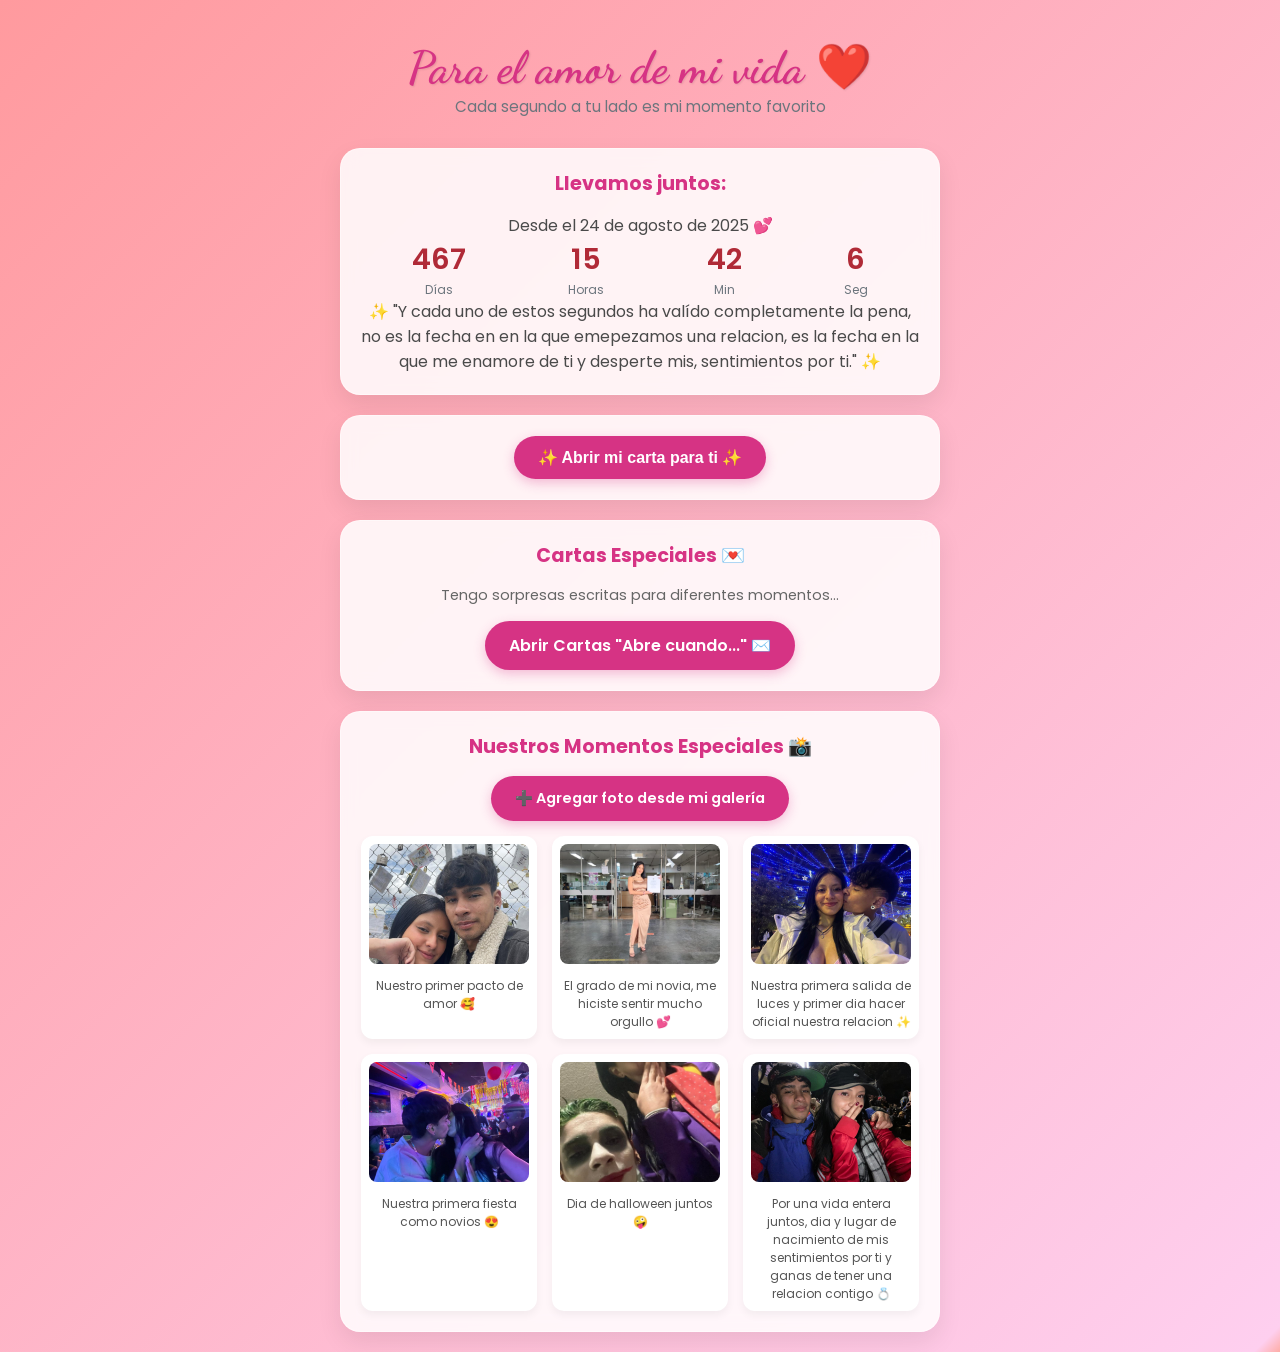
<file: index.html>
<!DOCTYPE html>
<html lang="es">
<head>
    <meta charset="UTF-8">
    <meta name="viewport" content="width=device-width, initial-scale=1.0">
    <title>Para Mi Persona Favorita ❤️</title>
    <link rel="stylesheet" href="style.css">
    <!-- Fuente romántica de Google Fonts -->
    <link href="https://fonts.googleapis.com/css2?family=Dancing+Script:wght@600;700&family=Poppins:wght@300;400;600&display=swap" rel="stylesheet">
</head>
<body>

    <!-- Fondo de corazones flotantes -->
    <div class="hearts-container" id="hearts-container"></div>

    <div class="container">
        <!-- Encabezado -->
        <header class="header">
            <h1 class="title">Para el amor de mi vida ❤️</h1>
            <p class="subtitle">Cada segundo a tu lado es mi momento favorito</p>
        </header>

        <!-- Contador de tiempo -->
        <section class="card counter-card">
            <h2>Llevamos juntos:</h2>
            <p id="start-date-text" class="start-date-text"></p>
            
            <div id="timer" class="timer-display">
                <div class="time-box"><span id="days">0</span><small>Días</small></div>
                <div class="time-box"><span id="hours">0</span><small>Horas</small></div>
                <div class="time-box"><span id="minutes">0</span><small>Min</small></div>
                <div class="time-box"><span id="seconds">0</span><small>Seg</small></div>
            </div>

            <!-- Nota o frase especial debajo del reloj -->
            <div class="clock-note">
                <p>✨ "Y cada uno de estos segundos ha valído completamente la pena, no es la fecha en
                    en la que emepezamos una relacion, es la fecha en la que me enamore de ti y desperte mis,
                    sentimientos por ti." ✨</p>
            </div>
        </section>

        <!-- Carta sorpresa -->
        <section class="card letter-card">
            <button id="toggle-letter-btn" class="btn">✨ Abrir mi carta para ti ✨</button>
            <div id="letter-content" class="letter-content hidden">
                <p>
                    Hola mi flaquita,<br><br>
                    Quería crear algo único para recordarte lo especial que eres para mí. 
                    Gracias por cada risa, por cada abrazo y por iluminar mis días. 
                    Esta pequeña creacion es solo una demostración de todo lo que siento por ti.<br><br>
                    ¡Te amo con todo mi corazón con cariño tu flaco!  💕
                </p>
            </div>
        </section>

        <!-- Enlace a la sección independiente de cartas -->
<section class="card">
    <h2>Cartas Especiales 💌</h2>
    <p style="font-size: 0.9rem; color: #666; margin-bottom: 15px;">
        Tengo sorpresas escritas para diferentes momentos...
    </p>
    <a href="carta_Kami.html" class="btn" style="text-decoration: none; display: inline-block;">
        Abrir Cartas "Abre cuando..." ✉️
    </a>
</section>

       <!-- Sección de Recuerdos / Galería -->
        <section class="card gallery-card">
            <h2>Nuestros Momentos Especiales 📸</h2>

            <!-- Botón para subir fotos desde la galería del teléfono -->
            <div style="margin-bottom: 15px;">
                <label for="image-input" class="btn" style="cursor: pointer; display: inline-block; font-size: 0.9rem;">
                    ➕ Agregar foto desde mi galería
                </label>
                <input type="file" id="image-input" accept="image/*" onchange="handleImage(this)" style="display: none;">
            </div>

            <div class="gallery" id="gallery-container">
                <!-- ========================================== -->
                <!-- LAS 6 FOTOS FIJAS (Oficiales del Repositorio) -->
                <!-- ========================================== -->
                <div class="photo-card fixed-photo">
                    <img src="assets/1.jpeg" alt="Foto fija 1">
                    <p>Nuestro primer pacto de amor 🥰</p>
                </div>
                <div class="photo-card fixed-photo">
                    <img src="assets/2.jpeg" alt="Foto fija 2">
                    <p>El grado de mi novia, me hiciste sentir mucho orgullo 💕</p>
                </div>
                <div class="photo-card fixed-photo">
                    <img src="assets/3.jpeg" alt="Foto fija 3">
                    <p>Nuestra primera salida de luces y primer dia hacer oficial nuestra relacion ✨</p>
                </div>
                <div class="photo-card fixed-photo">
                    <img src="assets/4.jpeg" alt="Foto fija 4">
                    <p>Nuestra primera fiesta como novios 😍</p>
                </div>
                <div class="photo-card fixed-photo">
                    <img src="assets/5.jpeg" alt="Foto fija 5">
                    <p>Dia de halloween juntos 🤪</p>
                </div>
                <div class="photo-card fixed-photo">
                    <img src="assets/6.jpeg" alt="Foto fija 6">
                    <p>Por una vida entera juntos, dia y lugar de nacimiento de mis sentimientos por ti y ganas de tener una relacion contigo 💍</p>
                </div>
                <!-- Las nuevas fotos que agregues desde el celular se sumarán aquí abajo automáticamente -->
            </div>
        </section>
    </div>

    <script src="script.js"></script>
</body>
</html>
</file>
<file: style.css>
* {
    margin: 0;
    padding: 0;
    box-sizing: border-box;
}

body {
    font-family: 'Poppins', sans-serif;
    background: linear-gradient(135deg, #ff9a9e 0%, #fecfef 99%, #feada6 100%);
    min-height: 100vh;
    color: #4a4a4a;
    display: flex;
    justify-content: center;
    padding: 20px;
    overflow-x: hidden;
    position: relative;
}

/* Contenedor principal */
.container {
    max-width: 600px;
    width: 100%;
    z-index: 10;
    display: flex;
    flex-direction: column;
    gap: 20px;
}

/* Encabezado */
.header {
    text-align: center;
    margin-top: 20px;
    margin-bottom: 10px;
}

.title {
    font-family: 'Dancing Script', cursive;
    font-size: 2.8rem;
    color: #d63384;
    text-shadow: 1px 1px 2px rgba(0,0,0,0.1);
}

.subtitle {
    font-size: 0.95rem;
    color: #6c757d;
}

/* Tarjetas con efecto vidrio */
.card {
    background: rgba(255, 255, 255, 0.85);
    backdrop-filter: blur(8px);
    border-radius: 20px;
    padding: 20px;
    text-align: center;
    box-shadow: 0 10px 25px rgba(0,0,0,0.08);
    border: 1px solid rgba(255, 255, 255, 0.4);
}

.card h2 {
    font-size: 1.2rem;
    color: #d63384;
    margin-bottom: 15px;
}

/* Contador */
.timer-display {
    display: flex;
    justify-content: space-around;
}

.time-box {
    display: flex;
    flex-direction: column;
    align-items: center;
}

.time-box span {
    font-size: 1.8rem;
    font-weight: 600;
    color: #b02a37;
}

.time-box small {
    font-size: 0.75rem;
    color: #6c757d;
}

/* Botón y Carta */
.btn {
    background-color: #d63384;
    color: white;
    border: none;
    padding: 12px 24px;
    font-size: 1rem;
    border-radius: 25px;
    cursor: pointer;
    transition: all 0.3s ease;
    font-weight: 600;
    box-shadow: 0 4px 12px rgba(214, 51, 132, 0.3);
}

.btn:hover {
    background-color: #b02a37;
    transform: translateY(-2px);
}

.letter-content {
    margin-top: 15px;
    font-family: 'Dancing Script', cursive;
    font-size: 1.4rem;
    line-height: 1.6;
    color: #333;
    transition: all 0.5s ease-in-out;
}

.hidden {
    display: none;
}

/* Galería */
.gallery {
    display: grid;
    grid-template-columns: repeat(auto-fit, minmax(130px, 1fr));
    gap: 15px;
}

.photo-card {
    background: white;
    padding: 8px;
    border-radius: 12px;
    box-shadow: 0 4px 8px rgba(0,0,0,0.05);
}

.photo-card img {
    width: 100%;
    height: 120px;
    object-fit: cover;
    border-radius: 8px;
}

.photo-card p {
    font-size: 0.75rem;
    margin-top: 6px;
    color: #555;
}

/* Corazones animados de fondo */
.hearts-container {
    position: fixed;
    top: 0;
    left: 0;
    width: 100%;
    height: 100%;
    pointer-events: none;
    overflow: hidden;
    z-index: 1;
}

.heart {
    position: absolute;
    bottom: -20px;
    font-size: 20px;
    animation: floatUp 6s linear infinite;
    opacity: 0.7;
}

@keyframes floatUp {
    0% {
        transform: translateY(0) scale(0.8);
        opacity: 1;
    }
    100% {
        transform: translateY(-105vh) scale(1.2);
        opacity: 0;
    }
}

/* Efecto de resaltado suave para PC (hover) y móviles (touch/active) */
.photo-card {
    transition: transform 0.3s ease, box-shadow 0.3s ease, background-color 0.3s ease;
    cursor: pointer;
}

.photo-card:hover, 
.photo-card:active {
    transform: translateY(-6px) scale(1.02);
    box-shadow: 0 12px 25px rgba(214, 51, 132, 0.25);
    background-color: #fff8fb;
}

.photo-card img {
    transition: filter 0.3s ease;
}

.photo-card:hover img, 
.photo-card:active img {
    filter: brightness(1.05);
}
</file>
